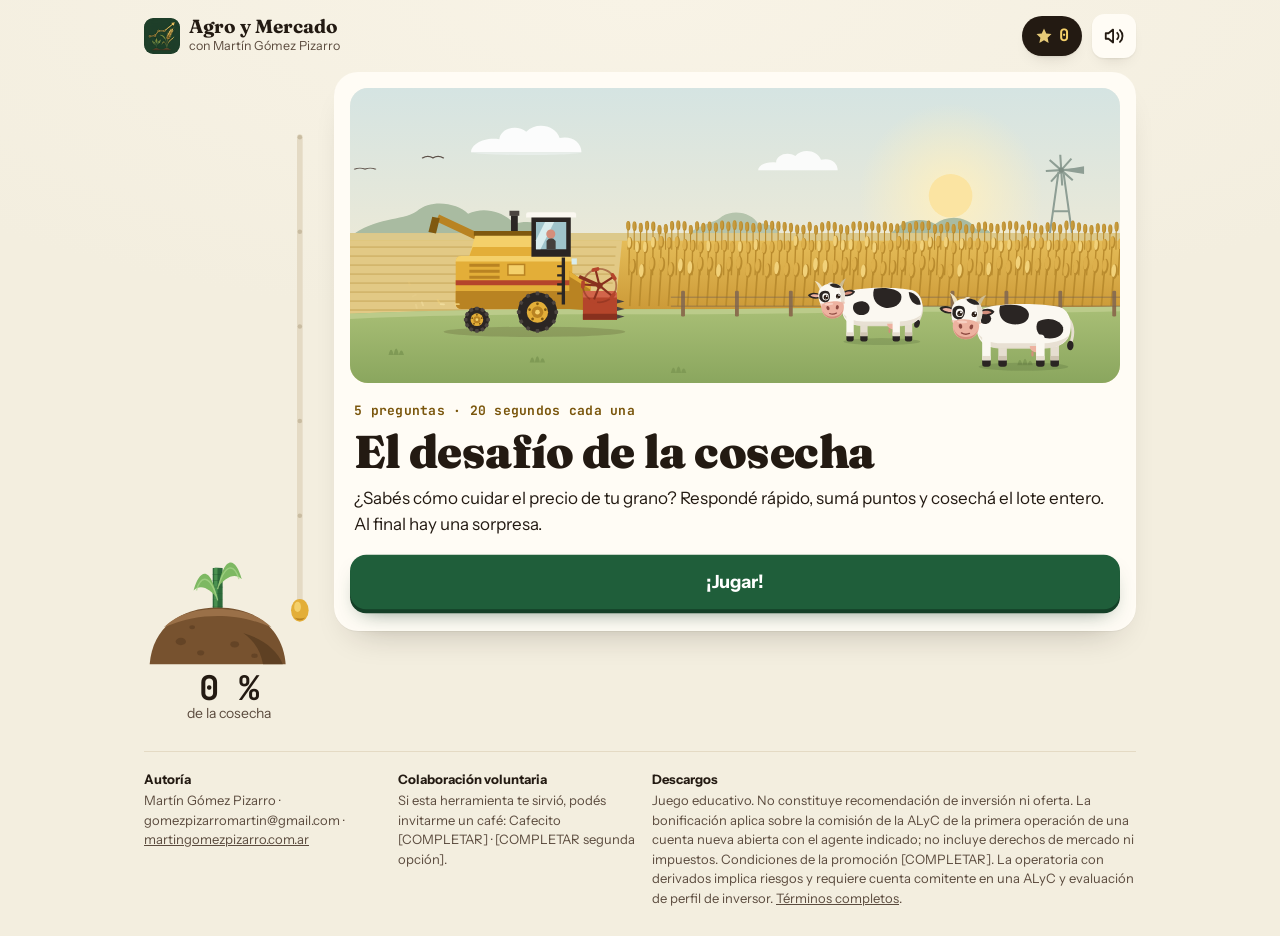
<file: juego/index.html>
<!DOCTYPE html>
<html lang="es-AR">
<head>
<meta charset="utf-8">
<meta name="viewport" content="width=device-width, initial-scale=1">
<title>El desafío de la cosecha · Agro y Mercado</title>
<meta name="description" content="Un juego de 5 preguntas sobre cómo cuidar el precio de tu grano con futuros y opciones.">
<meta property="og:title" content="El desafío de la cosecha · Agro y Mercado">
<meta property="og:description" content="5 preguntas sobre cobertura de precios. Al final hay una sorpresa.">
<meta name="theme-color" content="#E6CA78">
<link rel="icon" href="/favicon.png">
<link rel="preconnect" href="https://fonts.googleapis.com">
<link rel="preconnect" href="https://fonts.gstatic.com" crossorigin>
<link href="https://fonts.googleapis.com/css2?family=Fraunces:opsz,wght@9..144,700;9..144,900&family=Instrument+Sans:wght@400;500;600;700&family=JetBrains+Mono:wght@500;700&display=swap" rel="stylesheet">
<link rel="stylesheet" href="juego.css">
</head>
<body>
<div class="app">
  <header class="top">
    <a class="brand" href="/" id="brandLink"><img src="/favicon.png" alt=""><span><b>Agro y Mercado</b><small id="brandWho"></small></span></a>
    <div class="pts" aria-live="polite"><svg width="18" height="18" viewBox="0 0 24 24" aria-hidden="true"><path d="M12 2l3 6.5 7 .9-5.2 4.8 1.4 7L12 17.8 5.8 21.2l1.4-7L2 9.4l7-.9z" fill="#E6CA78"/></svg><span id="ptsN">0</span><span class="sr" style="position:absolute;width:1px;height:1px;overflow:hidden;clip:rect(0 0 0 0)">puntos</span></div>
    <button class="icon-btn" id="muteBtn" aria-label="Silenciar sonido" aria-pressed="false">
      <svg id="icoOn" width="22" height="22" viewBox="0 0 24 24" fill="none" stroke="currentColor" stroke-width="2" stroke-linecap="round" stroke-linejoin="round" aria-hidden="true"><path d="M11 5 6 9H3v6h3l5 4z"/><path d="M15.5 8.5a5 5 0 0 1 0 7M18.5 5.5a9 9 0 0 1 0 13"/></svg>
      <svg id="icoOff" style="display:none" width="22" height="22" viewBox="0 0 24 24" fill="none" stroke="currentColor" stroke-width="2" stroke-linecap="round" stroke-linejoin="round" aria-hidden="true"><path d="M11 5 6 9H3v6h3l5 4z"/><path d="m16 9 6 6M22 9l-6 6"/></svg>
    </button>
  </header>

  <div class="game">
    <aside class="meter" aria-label="Avance de la cosecha">
      <svg id="plant" viewBox="0 0 120 420" aria-hidden="true"></svg>
      <div class="pct" id="pct">0 %</div>
      <div class="lbl">de la cosecha</div>
    </aside>

    <main>
      <section class="screen card" id="s-intro">
        <div class="hero"><svg id="heroSvg" viewBox="0 0 600 230" aria-hidden="true"></svg></div>
        <p class="eyebrow"><span id="nPreg">5</span> preguntas · 20 segundos cada una</p>
        <h1>El desafío de la cosecha</h1>
        <p>¿Sabés cómo cuidar el precio de tu grano? Respondé rápido, sumá puntos y cosechá el lote entero.<span id="introSorpresa"> Al final hay una sorpresa.</span></p>
        <div class="actions"><button class="btn go block" id="startBtn">¡Jugar!</button></div>
      </section>

      <section class="screen card" id="s-q" hidden>
        <div class="mascot" id="mascot"></div>
        <div class="bubble" id="bubble"></div>
        <div class="qhead"><span class="eyebrow" id="qNum" style="margin:0"></span><div class="timer"><i id="timerFill"></i></div><span class="secs" id="secs">20</span></div>
        <h2 id="qText" tabindex="-1"></h2>
        <div class="opts" id="opts"></div>
        <div id="explainBox" aria-live="polite"></div>
        <div class="actions" id="nextWrap" hidden><button class="btn go block" id="nextBtn">Seguir cosechando</button></div>
      </section>

      <section class="screen card center" id="s-win" hidden>
        <p class="eyebrow">Lote cosechado</p>
        <h2 tabindex="-1">¡Cosecha completa!</h2>
        <div class="score"><span id="finalPts">0</span><span style="font-size:.4em"> pts</span></div>
        <div class="stars" id="stars"></div>
        <p id="scoreTxt" class="muted"></p>
        <div id="giftZone" hidden>
          <p style="font-weight:700;font-size:19px;margin:10px 0 0">Te ganaste un premio</p>
          <div class="gift-wrap">
            <svg class="rays" id="rays" viewBox="-150 -150 300 300" aria-hidden="true"></svg>
            <svg class="gift" id="gift" viewBox="0 0 150 150" role="button" aria-label="Abrir el premio" tabindex="0"></svg>
            <div class="prize" id="prize">
              <div class="big"><span id="prizePct">50</span> %</div>
              <p><strong>de bonificación en la comisión de tu primera operación</strong></p>
              <p style="font-size:14px;opacity:.85">abriendo tu cuenta comitente con <span class="agFirst">Martín</span></p>
            </div>
          </div>
          <div class="actions"><button class="btn go block" id="openGift">Abrir el premio</button><button class="btn go block" id="claim" hidden>Quiero mi premio</button></div>
        </div>
        <div id="noPrize" class="actions" hidden>
          <a class="btn go block" id="npSim" href="/cobertura/">Simular mi cobertura</a>
          <a class="btn ghost block" id="npWa" href="#" target="_blank" rel="noopener">Escribile por WhatsApp</a>
          <button class="btn ghost block again">Jugar de nuevo</button>
        </div>
      </section>

      <section class="screen card" id="s-mail" hidden>
        <p class="eyebrow">Último paso</p>
        <h2 tabindex="-1">¿A dónde te mando el premio?</h2>
        <p class="muted">Te llega tu código y cómo usarlo para abrir la cuenta.</p>
        <form id="mailForm" novalidate>
          <div class="field"><label for="fName">Nombre <span class="muted" style="font-weight:400">(opcional)</span></label><input class="inp" id="fName" autocomplete="given-name" maxlength="60"></div>
          <div class="field"><label for="fMail">Mail</label><input class="inp" id="fMail" type="email" autocomplete="email" inputmode="email" maxlength="120" aria-describedby="eMail"><div class="err" id="eMail"></div></div>
          <label class="check"><input type="checkbox" id="fOk" aria-describedby="eOk"><span>Acepto que <span class="agName">Martín Gómez Pizarro</span> use mi mail para enviarme el premio y contactarme sobre la apertura de cuenta. No se comparte con terceros y puedo pedir que lo borre cuando quiera (Ley 25.326).</span></label>
          <div class="err" id="eOk"></div>
          <div class="actions"><button class="btn go block" type="submit">Enviarme el premio</button></div>
        </form>
      </section>

      <section class="screen card" id="s-sent" hidden>
        <p class="eyebrow">Listo</p>
        <h2 tabindex="-1" id="sentTitle">Revisá tu mail</h2>
        <p id="sentTxt"></p>
        <div class="center"><div class="code" id="codeBox"></div></div>
        <div class="actions">
          <a class="btn go block" id="goSim" href="/cobertura/">Simular mi cobertura y ver cuánto me ahorro</a>
          <a class="btn block" id="goWa" href="#" target="_blank" rel="noopener">Hablemos por WhatsApp</a>
          <a class="btn ghost block" id="goAcc" href="#" target="_blank" rel="noopener">Abrir mi cuenta</a>
          <button class="btn ghost block again">Jugar de nuevo</button>
        </div>
      </section>
    </main>
  </div>

  <footer class="sitefoot">
    <div>
      <b>Autoría</b>
      <p>Martín Gómez Pizarro · gomezpizarromartin@gmail.com · <a href="https://martingomezpizarro.com.ar" target="_blank" rel="noopener">martingomezpizarro.com.ar</a></p>
    </div>
    <div>
      <b>Colaboración voluntaria</b>
      <p>Si esta herramienta te sirvió, podés invitarme un café: Cafecito [COMPLETAR] · [COMPLETAR segunda opción].</p>
    </div>
    <div>
      <b>Descargos</b>
      <p>Juego educativo. No constituye recomendación de inversión ni oferta. La bonificación aplica sobre la comisión de la ALyC de la primera operación de una cuenta nueva abierta con el agente indicado; no incluye derechos de mercado ni impuestos. Condiciones de la promoción [COMPLETAR]. La operatoria con derivados implica riesgos y requiere cuenta comitente en una ALyC y evaluación de perfil de inversor. <a href="[COMPLETAR]">Términos completos</a>.</p>
    </div>
  </footer>
</div>
<div id="cows" aria-hidden="true"></div>
<canvas id="fx" aria-hidden="true"></canvas>

<script src="vendor/gsap.min.js"></script>
<script src="vendor/confetti.browser.js"></script>
<script src="config.js"></script>
<script src="preguntas.js"></script>
<script src="ilustraciones.js"></script>
<script src="juego.js"></script>
<script>if("serviceWorker" in navigator&&location.protocol==="https:")addEventListener("load",()=>navigator.serviceWorker.register("/sw.js").catch(()=>{}));</script>
</body>
</html>
</file>
<file: juego/juego.css>
/* Agro y Mercado · El desafío de la cosecha — estilos
   Ojo: no poner transition sobre transform en elementos que anima GSAP (opciones, botones, puntos):
   GSAP lee el transform calculado y, si hay una transición CSS en curso, toma un valor intermedio.
   Estilo "lámina pampeana": papel crema, tinta marrón, maíz, verde lote y ladrillo.
   Superficies sin borde con sombra suave en dos capas; los objetos se separan por luz, no por contorno. */
:root{
  --bg:#F3EEDF; --card:#FFFCF5; --ink:#231A12; --muted:#5B4B3E; --line:#E4DAC4; --track:#ECE3CF;
  --gold:#E3AE38; --gold-l:#F4D06A; --gold-d:#7A560C;
  --green:#1F5E3A; --green-h:#246B43; --green-d:#143F27; --green-l:#E2EFD9;
  --red:#A63A22; --red-l:#F8E1D8; --focus:#1E5F8C;
  --sombra:0 1px 0 rgba(35,26,18,.04),0 18px 36px -22px rgba(35,26,18,.32);
  --sombra-s:0 1px 2px rgba(35,26,18,.06),0 8px 18px -12px rgba(35,26,18,.3);
  --rapido:.12s; --ease:cubic-bezier(.2,0,0,1);
  --display:"Fraunces",Georgia,serif; --sans:"Instrument Sans",system-ui,sans-serif; --mono:"JetBrains Mono",ui-monospace,monospace;
}
*{box-sizing:border-box}
[hidden]{display:none!important}
html,body{margin:0;background:var(--bg);color:var(--ink);font-family:var(--sans);font-size:17px;line-height:1.5;overflow-x:hidden}
body{background:radial-gradient(120% 60% at 50% 0%,#F8F3E6 0%,var(--bg) 60%) fixed,var(--bg)}
button,input{font:inherit;color:inherit}
:focus-visible{outline:3px solid var(--focus);outline-offset:2px;border-radius:8px}
a{color:inherit}
.app{max-width:1020px;margin:0 auto;padding:10px 14px 28px}

.top{display:flex;align-items:center;gap:10px;padding:4px 0 14px}
.brand{display:flex;align-items:center;gap:9px;text-decoration:none;min-width:0}
.brand img{width:36px;height:36px;object-fit:contain;flex:none;border-radius:9px}
.brand b{font-family:var(--display);font-weight:700;font-size:19px;white-space:nowrap;display:block;line-height:1.1}
.brand small{display:block;font-size:12.5px;color:var(--muted);white-space:nowrap;overflow:hidden;text-overflow:ellipsis}
.pts{margin-left:auto;display:flex;align-items:center;gap:6px;font-family:var(--mono);font-weight:700;font-size:17px;font-variant-numeric:tabular-nums;background:var(--ink);color:var(--gold-l);padding:7px 13px;border-radius:99px;white-space:nowrap;box-shadow:var(--sombra-s)}
.icon-btn{width:44px;height:44px;border-radius:12px;border:0;background:var(--card);box-shadow:var(--sombra-s);display:grid;place-items:center;cursor:pointer;flex:none;transition:background var(--rapido)}
.icon-btn:hover{background:#fff}
@media (max-width:440px){.brand b{font-size:17px}.brand small{max-width:120px}}

.game{display:grid;grid-template-columns:64px 1fr;gap:10px;align-items:start}
@media (min-width:520px){.game{grid-template-columns:84px 1fr;gap:12px}}
@media (min-width:760px){.game{grid-template-columns:170px 1fr;gap:20px}}
.meter{position:sticky;top:10px;text-align:center}
.meter svg{width:100%;height:auto;max-height:calc(100vh - 150px);display:block;margin:0 auto;overflow:visible}
.meter .pct{font-family:var(--mono);font-weight:700;font-size:18px;line-height:1;font-variant-numeric:tabular-nums;margin-top:4px}
.meter .lbl{font-size:11.5px;color:var(--muted);line-height:1.25}
@media (min-width:520px){.meter .pct{font-size:22px}.meter .lbl{font-size:12.5px}}
@media (min-width:760px){.meter .pct{font-size:34px}.meter .lbl{font-size:14px}}

.card{position:relative;background:var(--card);border-radius:24px;box-shadow:var(--sombra);padding:22px 20px}
@media (max-width:440px){.card{padding:18px 15px;border-radius:20px}}
.eyebrow{font-family:var(--mono);font-size:13px;font-weight:700;color:var(--gold-d);margin:0 0 6px;letter-spacing:.02em}
h1,h2{font-family:var(--display);font-weight:900;line-height:1.08;margin:0 0 10px;text-wrap:balance;letter-spacing:-.01em}
h1{font-size:clamp(30px,6vw,46px)} h2{font-size:clamp(21px,4.2vw,30px)}
p{margin:0 0 12px}
.muted{color:var(--muted)} .small{font-size:13.5px;color:var(--muted);line-height:1.45}

.btn{display:inline-flex;align-items:center;justify-content:center;gap:8px;min-height:54px;padding:0 24px;border-radius:16px;border:0;background:var(--ink);color:var(--card);font-weight:700;cursor:pointer;text-decoration:none;font-size:18px;text-align:center;box-shadow:0 4px 0 #0E0905;transition:box-shadow var(--rapido) var(--ease),background var(--rapido)}
.btn:hover{background:#3A2C20}
.btn:active{box-shadow:0 1px 0 #0E0905}
.btn.go{background:var(--green);color:#fff;box-shadow:0 4px 0 var(--green-d),0 12px 22px -12px rgba(20,63,39,.7)}
.btn.go:hover{background:var(--green-h)}
.btn.go:active{box-shadow:0 1px 0 var(--green-d)}
.btn.ghost{background:transparent;color:var(--ink);box-shadow:inset 0 0 0 1.5px var(--ink)}
.btn.ghost:hover{background:var(--ink);color:var(--card)}
.btn:disabled{opacity:.5;cursor:default}
.btn.block{width:100%}
.actions{display:flex;flex-direction:column;gap:12px;margin-top:18px}

.hero{border-radius:18px;overflow:hidden;margin:-6px -4px 18px;box-shadow:inset 0 0 0 1px rgba(35,26,18,.05)}
.hero svg{display:block;width:100%;height:auto}

#s-q{margin-top:34px}
.qhead{display:flex;align-items:center;gap:10px;margin-bottom:12px;padding-right:74px}
.timer{flex:1;height:10px;border-radius:99px;background:var(--track);overflow:hidden}
.timer i{display:block;height:100%;border-radius:99px;background:linear-gradient(90deg,var(--green),#2F7A4B);transform-origin:left}
.secs{font-family:var(--mono);font-weight:700;font-size:15px;min-width:34px;text-align:right;font-variant-numeric:tabular-nums}
.mascot{position:absolute;right:-8px;top:-46px;width:92px;height:92px;z-index:3}
.mascot svg{width:100%;height:100%;overflow:visible}
.bubble{position:absolute;right:86px;top:-30px;background:var(--ink);color:var(--card);font-weight:700;font-size:14px;padding:7px 11px;border-radius:12px;white-space:nowrap;opacity:0;z-index:3;box-shadow:var(--sombra-s)}
.bubble::after{content:"";position:absolute;right:-6px;top:12px;border:6px solid transparent;border-left-color:var(--ink);border-right:0}

.opts{display:grid;gap:10px;margin:16px 0 4px}
@media (min-width:760px){.opts{grid-template-columns:1fr 1fr}}
.opt{display:flex;gap:12px;align-items:flex-start;text-align:left;width:100%;min-height:58px;padding:12px 14px;border-radius:16px;border:1.5px solid var(--line);background:#fff;cursor:pointer;line-height:1.4;box-shadow:0 3px 0 var(--line);transition:border-color var(--rapido),box-shadow var(--rapido) var(--ease),background var(--rapido)}
.opt:hover:not(:disabled){border-color:#BFAF8E}
.opt:active:not(:disabled){box-shadow:0 1px 0 var(--line);border-color:var(--ink)}
.opt .k{flex:none;width:30px;height:30px;border-radius:9px;display:grid;place-items:center;font-family:var(--mono);font-size:14px;font-weight:700;background:var(--bg);transition:background var(--rapido),color var(--rapido)}
.opt:disabled{cursor:default}
.opt.ok{border-color:var(--green);background:var(--green-l);box-shadow:0 3px 0 var(--green)}
.opt.ok .k{background:var(--green);color:#fff}
.opt.bad{border-color:var(--red);background:var(--red-l);box-shadow:0 3px 0 var(--red)}
.opt.bad .k{background:var(--red);color:#fff}
.opt.dim{opacity:.5}
.explain{margin-top:14px;padding:14px 16px;border-radius:14px;background:var(--bg);border-left:4px solid var(--line)}
.explain strong{display:block;margin-bottom:2px}
.explain.good{border-left-color:var(--green)} .explain.bad{border-left-color:var(--red)}
.explain.good strong{color:var(--green)} .explain.bad strong{color:var(--red)}
.float{position:fixed;z-index:70;font-family:var(--mono);font-weight:700;font-size:22px;color:var(--green);pointer-events:none;text-shadow:0 2px 0 #fff}
.streak{position:fixed;z-index:70;left:50%;top:38%;transform:translate(-50%,-50%);font-family:var(--display);font-weight:900;font-size:clamp(34px,8vw,64px);color:var(--red);pointer-events:none;text-shadow:0 3px 0 var(--gold-l),0 10px 24px rgba(35,26,18,.25);white-space:nowrap}

.center{text-align:center}
.score{font-family:var(--mono);font-weight:700;font-size:clamp(44px,10vw,72px);line-height:1;margin:6px 0;font-variant-numeric:tabular-nums}
.stars{display:flex;justify-content:center;gap:10px;margin:8px 0 14px}
.stars svg{width:56px;height:56px;filter:drop-shadow(0 3px 4px rgba(122,86,12,.18))}
.gift-wrap{position:relative;height:240px;overflow:hidden;display:grid;place-items:center;margin:6px 0}
.rays{position:absolute;width:300px;height:300px;opacity:0}
.gift{position:relative;width:150px;height:150px;cursor:pointer}
.prize{position:absolute;left:50%;top:50%;width:min(92%,380px);opacity:0;background:var(--ink);color:var(--card);border-radius:20px;padding:18px 18px 16px;text-align:center;box-shadow:0 18px 36px -10px rgba(35,26,18,.45)}
.prize .big{font-family:var(--display);font-weight:900;font-size:48px;line-height:1;color:var(--gold-l)}
.prize p{margin:6px 0 0}

.field{margin:14px 0}
.field > label{display:block;font-weight:600;margin-bottom:6px}
.inp{width:100%;min-height:52px;padding:0 14px;border:1.5px solid var(--line);border-radius:12px;background:#fff;transition:border-color var(--rapido)}
.inp:hover{border-color:#BFAF8E}
.inp:focus{border-color:var(--focus)}
.inp[aria-invalid=true]{border-color:var(--red)}
.err{color:var(--red);font-size:14px;margin-top:4px;min-height:1em}
.check{display:flex;gap:10px;align-items:flex-start;font-size:14.5px;margin-top:12px}
.check input{width:22px;height:22px;margin-top:2px;accent-color:var(--green);flex:none}
.code{white-space:nowrap;font-family:var(--mono);font-weight:700;font-size:clamp(20px,6vw,26px);letter-spacing:.04em;background:var(--gold-l);padding:10px 16px;border-radius:12px;display:inline-block;margin:4px 0 12px;box-shadow:inset 0 -3px 0 var(--gold)}
.note{font-size:14px;background:#FFF5D9;border-left:4px solid var(--gold);border-radius:12px;padding:10px 12px;margin-top:12px}

.sitefoot{margin-top:28px;padding-top:18px;border-top:1px solid var(--line);display:grid;gap:12px;font-size:13px;color:var(--muted);line-height:1.5}
@media (min-width:760px){.sitefoot{grid-template-columns:1fr 1fr 2fr}}
.sitefoot b{display:block;color:var(--ink);margin-bottom:2px}
.sitefoot p{margin:0}
#fx{position:fixed;inset:0;width:100vw;height:100vh;z-index:50;pointer-events:none}
#cows{position:fixed;inset:0;z-index:45;pointer-events:none;overflow:hidden}
.runner{position:absolute;left:0;bottom:8px;width:150px;filter:drop-shadow(0 6px 6px rgba(35,26,18,.15))}
.runner svg{width:100%;height:auto;overflow:visible}
@media (min-width:760px){.runner{width:200px}}

@media (prefers-reduced-motion:reduce){
  *,*::before,*::after{transition-duration:.01ms!important;animation-duration:.01ms!important}
}
</file>
